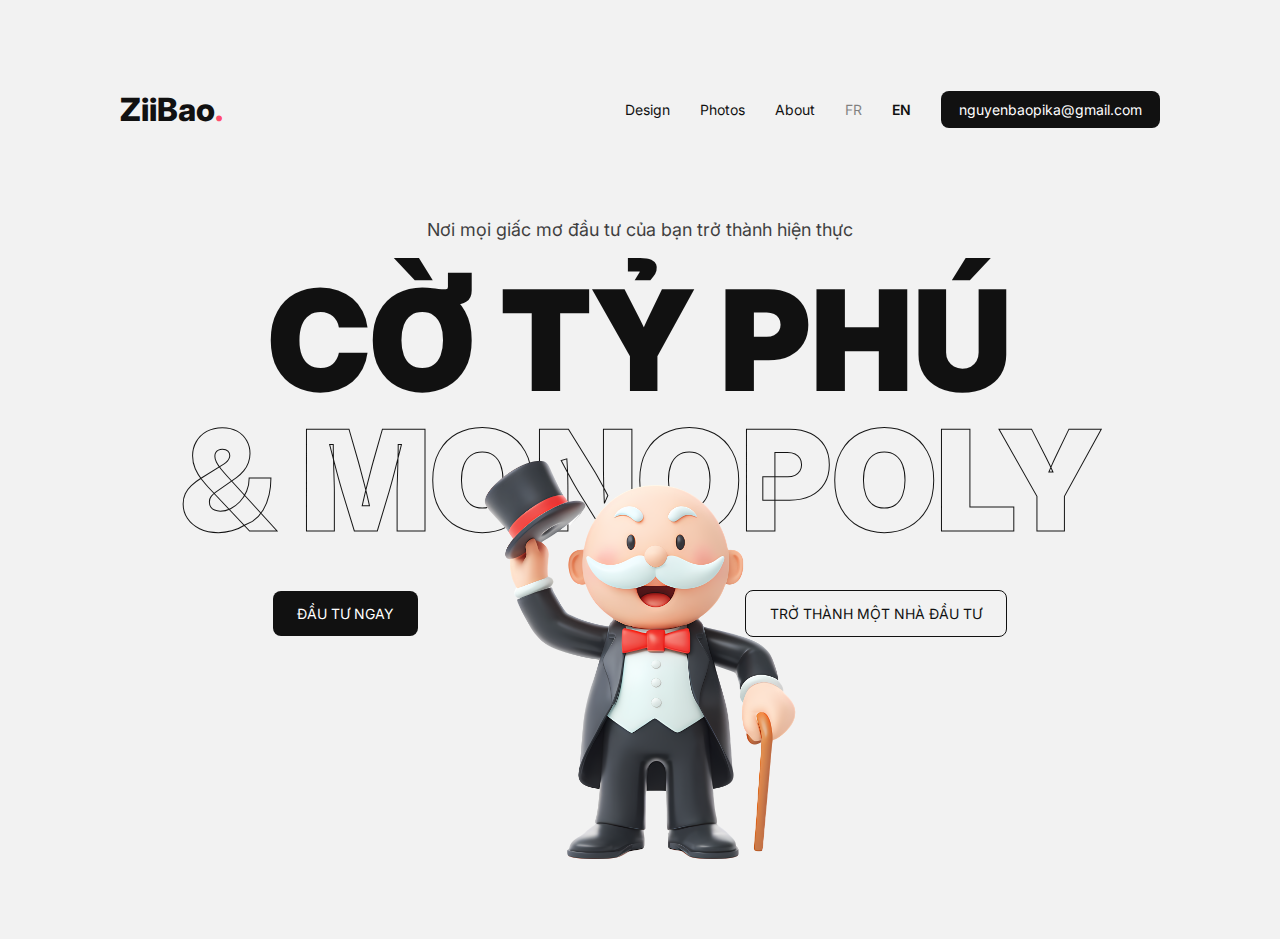
<file: Ngân Hàng Điện Tử/index.html>
<!DOCTYPE html>
<html lang="en">
<head>
    <meta charset="UTF-8">
    <title>Bazil Portfolio</title>
    <link rel="stylesheet" href="css/landing.css">
<link rel="stylesheet" href="css/global.css">
    <!-- Google Font (giống style ảnh mẫu) -->
    <link href="https://fonts.googleapis.com/css2?family=Inter:wght@300;400;600;800;900&display=swap" rel="stylesheet">
</head>
<body>

    <header class="header">
        <a href="index.html" class="logo">
    ZiiBao<span class="dot">.</span>
</a>

        <nav class="nav">
            <a href="#">Design</a>
            <a href="#">Photos</a>
            <a href="#">About</a>
            <a href="#" class="lang">FR</a>
            <a href="#" class="lang active">EN</a>
            <a href="#" class="email-btn">nguyenbaopika@gmail.com</a>
        </nav>
    </header>

    <section class="hero">

        <p class="intro">Nơi mọi giấc mơ đầu tư của bạn trở thành hiện thực</p>

        <div class="title-wrapper">
            <h1 class="title-main">CỜ TỶ PHÚ</h1>
            <h1 class="title-outline">& MONOPOLY</h1>
        </div>

<div class="buttons">
    <a href="setup.html" class="btn primary">
        ĐẦU TƯ NGAY
    </a>

    <a href="setup.html" class="btn outline">
        TRỞ THÀNH MỘT NHÀ ĐẦU TƯ
    </a>
</div>

        <div class="image-wrapper">
            <img src="assets/images/portrait.png" alt="portrait">
        </div>

    </section>

</body>
</html>
</file>
<file: Ngân Hàng Điện Tử/css/landing.css>
* {
    margin: 0;
    padding: 0;
    box-sizing: border-box;
}

body {
    font-family: 'Inter', sans-serif;
    background: #f2f2f2;
    color: #111;
}

/* ================= HEADER ================= */

.header {
    display: flex;
    justify-content: space-between;
    align-items: center;
    padding: 30px 80px;
}



.logo .dot {
    color: #ff4d6d;
}

.nav {
    display: flex;
    align-items: center;
    gap: 30px;
}

.nav a {
    text-decoration: none;
    color: #111;
    font-weight: 400;
    font-size: 14px;
}

.nav .lang {
    opacity: 0.5;
}

.nav .lang.active {
    opacity: 1;
    font-weight: 600;
}

.email-btn {
    background: #111;
    color: white !important;
    padding: 10px 18px;
    border-radius: 8px;
}

/* ================= HERO ================= */

.hero {
    padding: 60px 80px;
    position: relative;
    min-height: 80vh;
}

.intro {
    text-align: center;
    font-size: 18px;
    margin-bottom: 30px;
    opacity: 0.8;
}

.title-wrapper {
    text-align: center;
    position: relative;
}

.title-main {
    font-size: 140px;
    font-weight: 900;
    line-height: 1;
}

.title-outline {
    font-size: 140px;
    font-weight: 900;
    line-height: 1;
    color: transparent;
    -webkit-text-stroke: 1px #111;
}

.location {
    margin-top: 20px;
    text-align: left;
    font-size: 18px;
    opacity: 0.8;
}

.buttons {
    display: flex;
    gap: 20px;
    margin-top: 40px;
}

.btn {
    padding: 14px 24px;
    border-radius: 8px;
    font-size: 14px;
    cursor: pointer;
    border: none;
    text-decoration: none;   /* BỎ GẠCH CHÂN */
    display: inline-block;
    color: inherit;   /* giữ nguyên màu bạn đã set */
}

.btn.primary {
    background: #111;
    color: white;
    display: block;
    margin: auto;
}

.btn.outline {
    background: transparent;
    border: 1px solid #111;
    display: block;
    margin: auto;
}

/* ================= IMAGE ================= */

.image-wrapper {
    position: absolute;
    bottom: 0;
    left: 50%;
    transform: translateX(-50%);
}

.image-wrapper img {
    max-height: 430px;
}
</file>
<file: Ngân Hàng Điện Tử/css/global.css>
/* IMPORT FONT */
@import url('https://fonts.googleapis.com/css2?family=Inter:wght@300;400;600;800;900&display=swap');

/* RESET */
*{
    margin:0;
    padding:0;
    box-sizing:border-box;
    font-family: 'Inter', sans-serif;
}

/* ================= HEADER ================= */

.header {
    display: flex;
    justify-content: space-between;
    align-items: center;
    padding: 30px 80px;
}

.logo {
    font-size: 32px;
    font-weight: 800;
    color: inherit; 
    text-decoration: none;
}

.logo .dot {
    color: #ff4d6d;
}

.nav {
    display: flex;
    align-items: center;
    gap: 30px;
}

.nav a {
    text-decoration: none;
    color: #111;
    font-weight: 400;
    font-size: 14px;
}

.nav .lang {
    opacity: 0.5;
}

.nav .lang.active {
    opacity: 1;
    font-weight: 600;
}

.email-btn {
    background: #111;
    color: white !important;
    padding: 10px 18px;
    border-radius: 8px;
}

/* BODY */
body{
    background:#f2f2f2;
    color:#111;
    min-height:100vh;
    padding:60px 40px;
}

/* TITLE */
h2{
    text-align:center;
    margin-bottom:50px;
    font-size:42px;
    font-weight:900;
    letter-spacing:-1px;
}

/* BUTTON */
button{
    padding:10px 16px;
    border:none;
    border-radius:10px;
    cursor:pointer;
    font-weight:600;
    transition: transform 0.2s ease, box-shadow 0.2s ease, background 0.2s ease;
    background:#000000;
    color:#ffffff;
}

button:hover{
    transform:translateY(-2px);
    box-shadow:0 8px 20px rgba(0,0,0,0.08);
    background:#dbeafe;
}

button:active{
    transform:scale(0.97);
}

/* CENTER BUTTON */
.btn-center{
    display:block;
    margin:30px auto;
    background:#000000;
    color:#ffffff;
}

/* INPUT */
input, select{
    padding:14px;
    border-radius:14px;
    border:1px solid #ddd;
    background:white;
    font-size:14px;
    transition:0.2s ease;
}

input:focus, select:focus{
    border-color:#111;
    box-shadow:0 0 0 3px rgba(0,0,0,0.05);
}

/* CARD BASE */
.setupCard,
.bankCard,
.playerCardDetail{
    border-radius:40px !important;
    box-shadow:0 25px 50px rgba(0,0,0,0.15) !important;
    transition: all 0.3s ease;
}

.setupCard:hover,
.bankCard:hover{
    transform:translateY(-8px);
}

/* MONEY */
.money,
.balanceText{
    font-size:36px !important;
    font-weight:900 !important;
    letter-spacing:1px;
}

/* ACTION PANEL */
.actionPanel{
    background:white !important;
    color:#111 !important;
    border-radius:35px !important;
    box-shadow:0 25px 60px rgba(0,0,0,0.1) !important;
}

/* BUTTON ROW */
.buttonRow button,
.transferBtn{
    background:#111 !important;
    color:white !important;
}

/* XÓA spinner Chrome, Edge, Safari */
input[type="number"]::-webkit-outer-spin-button,
input[type="number"]::-webkit-inner-spin-button {
    -webkit-appearance: none;
    margin: 0;
}

/* XÓA spinner Firefox */
input[type="number"] {
    -moz-appearance: textfield;
} 

/* ===== MONEY POP ===== */
@keyframes moneyPop {
    0% { transform: scale(1); }
    50% { transform: scale(1.25); }
    100% { transform: scale(1); }
}

.money-pop {
    animation: moneyPop 0.35s ease;
}


/* ===== SHAKE ===== */
@keyframes shakeCard {
    0% { transform: translateX(0); }
    20% { transform: translateX(-6px); }
    40% { transform: translateX(6px); }
    60% { transform: translateX(-4px); }
    80% { transform: translateX(4px); }
    100% { transform: translateX(0); }
}
</file>
